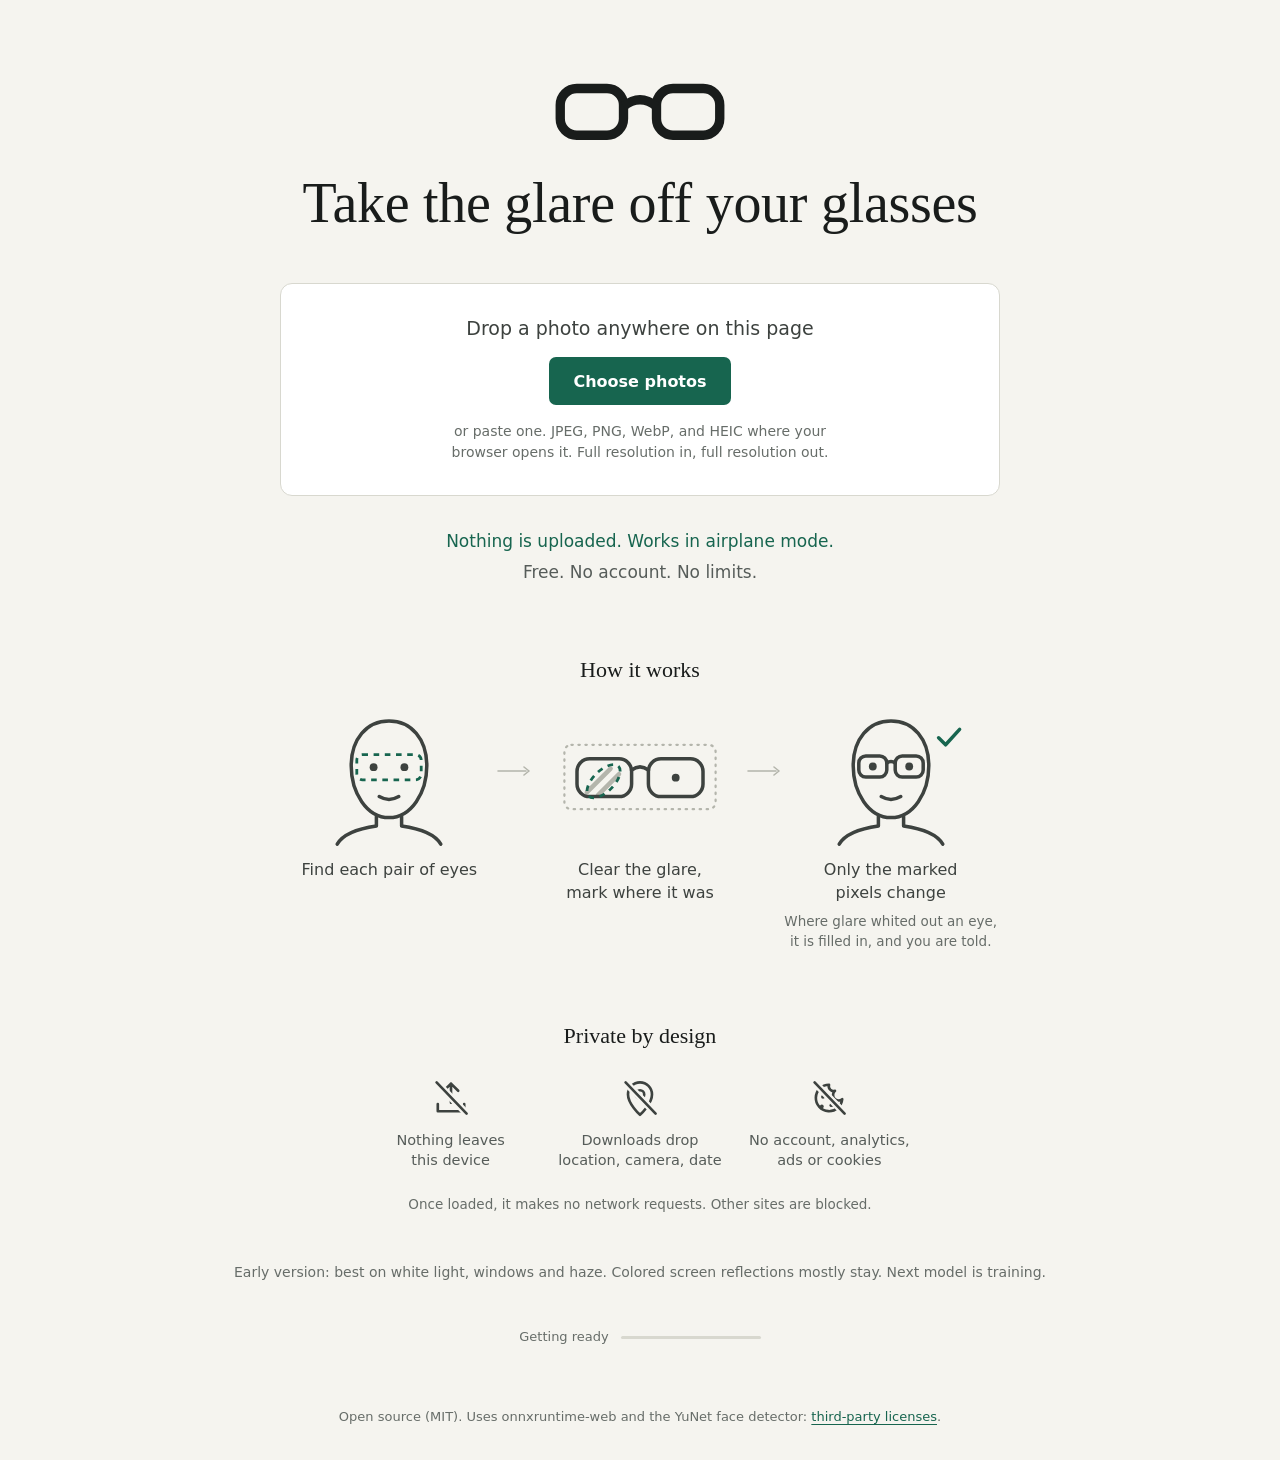
<file: app/index.html>
<!doctype html>
<html lang="en">
<head>
<meta charset="utf-8">
<meta name="viewport" content="width=device-width, initial-scale=1, viewport-fit=cover">
<meta name="color-scheme" content="light dark">
<!--
  Content-Security-Policy: deny by default, allow only this page's own origin.
  This is the technical guarantee behind "your photo never leaves this device": any code
  that tried to contact another origin would be blocked by the browser.
  - script-src 'self' 'wasm-unsafe-eval': our ES modules, the vendored onnxruntime-web
    modules, and compiling its WebAssembly.
  - worker-src 'self' blob:: the processing worker starts from a blob: bootstrap so this
    policy also governs it (js/pipeline/worker_client.js); onnxruntime's thread workers are 'self'.
  - connect-src 'self': fetch() of our own models and WASM. Nothing else, ever.
  - img-src 'self' blob: data:: our icons, and blob: URLs of the user's own photos.
  - manifest-src 'self': default-src 'none' would otherwise block the install manifest.
-->
<meta http-equiv="Content-Security-Policy" content="default-src 'none'; script-src 'self' 'wasm-unsafe-eval'; worker-src 'self' blob:; connect-src 'self'; img-src 'self' blob: data:; style-src 'self'; font-src 'self'; manifest-src 'self'; base-uri 'none'; form-action 'none'; object-src 'none'">
<meta name="referrer" content="no-referrer">
<title>Glare Off: remove glare from glasses in photos, privately</title>
<meta name="description" content="Remove reflections and glare from eyeglass lenses in your photos. Free and open source. Runs entirely in your browser; your photo is never uploaded.">
<meta name="theme-color" content="#f5f4ef" media="(prefers-color-scheme: light)">
<meta name="theme-color" content="#121514" media="(prefers-color-scheme: dark)">
<link rel="icon" href="icons/favicon.svg" type="image/svg+xml">
<link rel="icon" href="icons/favicon-32.png" type="image/png" sizes="32x32">
<link rel="apple-touch-icon" href="icons/apple-touch-icon.png">
<link rel="manifest" href="manifest.webmanifest">
<meta property="og:type" content="website">
<meta property="og:title" content="Glare Off">
<meta property="og:description" content="Remove glare from glasses in photos. Free, open source, and nothing is uploaded.">
<meta property="og:image" content="icons/preview.png">
<meta name="twitter:card" content="summary_large_image">
<link rel="stylesheet" href="styles/tokens.css">
<link rel="stylesheet" href="styles/page.css">
<link rel="stylesheet" href="styles/explainer.css">
<link rel="stylesheet" href="styles/results.css">
<script type="module" src="js/main.js"></script>
</head>
<body>
<a class="skip-link" href="#drop-zone-button">Skip to choosing a photo</a>

<main id="main">
  <!--
    The welcome column: glyph, headline, the drop card, promises, then the explainer drawings and the version note. The "chart-*"
    class names and the aria-hidden acuity labels are kept for the scripts and tests; CSS hides
    the labels. With photos in (data-state="has-photos") the column collapses to the header row
    and the results become the payload. See app/CLAUDE.md, "Design".
  -->
  <section class="chart" id="intake" data-state="empty" aria-labelledby="intake-heading">
    <div class="chart-header">
      <p class="chart-brand"><svg class="chart-brand-glyph" viewBox="0 0 64 28" aria-hidden="true"><use href="#glasses-glyph"></use></svg><span id="app-name">Glare Off</span></p>
      <button type="button" class="text-action" id="add-more-button" hidden>Add photos</button>
      <button type="button" class="text-action" id="download-all-button" hidden>Download all</button>
    </div>

    <div class="chart-rows">
      <div class="chart-row chart-row-1">
        <svg class="chart-glasses" viewBox="0 0 64 28" aria-hidden="true"><use href="#glasses-glyph"></use></svg>
        <span class="acuity" aria-hidden="true">20/200</span>
      </div>
      <div class="chart-row chart-row-2">
        <h1 class="chart-text" id="intake-heading">Take the glare off your glasses</h1>
        <span class="acuity" aria-hidden="true">20/100</span>
      </div>
      <div class="chart-row chart-row-3 drop-zone" id="drop-zone">
        <div class="chart-cell">
          <p class="chart-text">Drop a photo anywhere on this page</p>
          <button type="button" class="chart-button" id="drop-zone-button">Choose photos</button>
          <p class="sublabel">or paste one. JPEG, PNG, WebP, and HEIC where your browser opens it. Full resolution in, full resolution out.</p>
          <!-- Slot for "Try a sample photo" once licensed samples exist; see app/CLAUDE.md. -->
          <div class="sample-slot" id="sample-slot" hidden></div>
          <input type="file" id="file-input" accept="image/*,.heic,.heif" multiple hidden>
        </div>
        <span class="acuity" aria-hidden="true">20/70</span>
      </div>
      <div class="chart-row chart-row-4">
        <p class="chart-text" id="privacy-proof">Nothing is uploaded. Works in airplane mode.</p>
        <span class="acuity" aria-hidden="true">20/50</span>
      </div>
      <div class="chart-row chart-row-5">
        <p class="chart-text">Free. No account. No limits.</p>
        <span class="acuity" aria-hidden="true">20/40</span>
      </div>
      <!--
        The explainer: a three-step drawing of the pipeline, then the privacy icons. Drawings are
        inline SVG in the glasses glyph's stroke language; green marks only what the tool marks.
      -->
      <div class="explainer">
        <section class="how" aria-labelledby="facts-how">
          <h2 class="explainer-heading" id="facts-how">How it works</h2>
          <ol class="steps">
            <li class="step">
              <svg class="step-drawing" viewBox="0 0 120 100" role="img" aria-labelledby="step-find-title"><title id="step-find-title">Find each pair of eyes</title><g fill="none" stroke="currentColor" stroke-width="2.5" stroke-linecap="round" stroke-linejoin="round"><path d="M60 10c-16 0-27 13-27 32s11 37 27 37 27-18 27-37-11-32-27-32z"/><path d="M53 64q7 4 14 0"/><path d="M51 78v7M69 78v7M51 85c-14 2-24 6-28 13M69 85c14 2 24 6 28 13"/></g><g fill="currentColor"><circle cx="49" cy="43" r="2.8"/><circle cx="71" cy="43" r="2.8"/></g><rect class="mark" x="37" y="34" width="46" height="18" rx="4" fill="none" stroke-width="2"/></svg>
              <p class="step-caption">Find each pair of eyes</p>
            </li>
            <li class="step">
              <svg class="step-arrow" viewBox="0 0 40 12" aria-hidden="true"><path d="M3 6h28M29 2l5 4-5 4" fill="none" stroke="currentColor" stroke-width="1.6" stroke-linecap="round" stroke-linejoin="round"/></svg>
              <svg class="step-drawing" viewBox="0 0 120 100" role="img" aria-labelledby="step-clean-title"><title id="step-clean-title">Clear the glare, mark where it was</title><rect class="faint" x="6" y="27" width="108" height="46" rx="5" fill="none" stroke-width="1.6" stroke-dasharray="1 4" stroke-linecap="round"/><path class="faint" d="M22 61l17-17M30 63l15-15" fill="none" stroke-width="3.2" stroke-linecap="round"/><g fill="none" stroke="currentColor" stroke-width="2.5" stroke-linecap="round" stroke-linejoin="round"><rect x="15" y="37" width="39" height="27" rx="9"/><rect x="66" y="37" width="39" height="27" rx="9"/><path d="M54 45c4-3 8-3 12 0"/></g><circle cx="85.5" cy="50.5" r="2.8" fill="currentColor"/><ellipse class="mark" cx="34" cy="53" rx="15" ry="7.5" transform="rotate(-45 34 53)" fill="none" stroke-width="2"/></svg>
              <p class="step-caption">Clear the glare, mark where it was</p>
            </li>
            <li class="step">
              <svg class="step-arrow" viewBox="0 0 40 12" aria-hidden="true"><path d="M3 6h28M29 2l5 4-5 4" fill="none" stroke="currentColor" stroke-width="1.6" stroke-linecap="round" stroke-linejoin="round"/></svg>
              <svg class="step-drawing" viewBox="0 0 120 100" role="img" aria-labelledby="step-blend-title"><title id="step-blend-title">Only the marked pixels change</title><g fill="none" stroke="currentColor" stroke-width="2.5" stroke-linecap="round" stroke-linejoin="round"><path d="M60 10c-16 0-27 13-27 32s11 37 27 37 27-18 27-37-11-32-27-32z"/><path d="M53 64q7 4 14 0"/><path d="M51 78v7M69 78v7M51 85c-14 2-24 6-28 13M69 85c14 2 24 6 28 13"/><rect x="37" y="35" width="20" height="15" rx="5"/><rect x="63" y="35" width="20" height="15" rx="5"/><path d="M57 40c2-1.5 4-1.5 6 0"/></g><g fill="currentColor"><circle cx="47" cy="42.5" r="2.8"/><circle cx="73" cy="42.5" r="2.8"/></g><path class="mark" d="M94 22l5 5 10-11" fill="none" stroke-width="2.5" stroke-linecap="round" stroke-linejoin="round"/></svg>
              <p class="step-caption">Only the marked pixels change</p>
              <p class="step-footnote">Where glare whited out an eye, it is filled in, and you are told.</p>
            </li>
          </ol>
        </section>
        <section class="private" aria-labelledby="facts-private">
          <h2 class="explainer-heading" id="facts-private">Private by design</h2>
          <ul class="promises">
            <li class="promise">
              <svg class="promise-icon" viewBox="0 0 40 40" role="img" aria-labelledby="promise-device-title"><title id="promise-device-title">Nothing leaves this device</title><g fill="none" stroke="currentColor" stroke-width="2.2" stroke-linecap="round" stroke-linejoin="round"><path d="M9 25v6h22v-6M20 24V8M14 14l6-6 6 6"/><path class="slash-gap" d="M8 7l25 26"/><path d="M8 7l25 26"/></g></svg>
              <span class="promise-caption">Nothing leaves this device</span>
            </li>
            <li class="promise">
              <svg class="promise-icon" viewBox="0 0 40 40" role="img" aria-labelledby="promise-metadata-title"><title id="promise-metadata-title">Downloads drop location, camera and date</title><g fill="none" stroke="currentColor" stroke-width="2.2" stroke-linecap="round" stroke-linejoin="round"><path d="M20 34s-10-9-10-17a10 10 0 0 1 20 0c0 8-10 17-10 17z"/><circle cx="20" cy="17" r="3.5"/><path class="slash-gap" d="M8 7l25 26"/><path d="M8 7l25 26"/></g></svg>
              <span class="promise-caption">Downloads drop location, camera, date</span>
            </li>
            <li class="promise">
              <svg class="promise-icon" viewBox="0 0 40 40" role="img" aria-labelledby="promise-tracking-title"><title id="promise-tracking-title">No account, analytics, ads or cookies</title><g fill="none" stroke="currentColor" stroke-width="2.2" stroke-linecap="round" stroke-linejoin="round"><path d="M31 21a11 11 0 1 1-11-12 4 4 0 0 0 5 5 4 4 0 0 0 6 7z"/></g><g fill="currentColor"><circle cx="15" cy="19" r="1.6"/><circle cx="22" cy="26" r="1.6"/><circle cx="14" cy="27" r="1.6"/></g><g fill="none" stroke="currentColor" stroke-width="2.2" stroke-linecap="round"><path class="slash-gap" d="M8 7l25 26"/><path d="M8 7l25 26"/></g></svg>
              <span class="promise-caption">No account, analytics, ads or cookies</span>
            </li>
          </ul>
          <p class="promise-small-print">Once loaded, it makes no network requests. Other sites are blocked.</p>
        </section>
      </div>
      <div class="chart-row chart-row-5 wip-row" id="wip-row" role="status">
        <p class="chart-text">Early version: best on white light, windows and haze. Colored screen reflections mostly stay. Next model is training.</p>
        <span class="acuity" aria-hidden="true">v0.1</span>
      </div>
    </div>

    <div class="engine-status" id="engine-status" role="status" aria-live="polite" data-tone="loading">
      <span class="engine-status-text" id="engine-status-text">Getting ready</span>
      <span class="engine-status-bar" aria-hidden="true"><span class="engine-status-fill" id="engine-status-fill"></span></span>
      <button type="button" class="text-action" id="engine-retry-button" hidden>Try again</button>
    </div>
  </section>

  <section class="results" id="results" aria-labelledby="results-heading" hidden>
    <h2 class="visually-hidden" id="results-heading">Your photos</h2>
    <ol class="result-list" id="result-list"></ol>
  </section>
</main>

<footer class="site-footer">
  <p>Open source (MIT). Uses onnxruntime-web and the YuNet face detector: <a href="THIRD_PARTY.md">third-party licenses</a>.</p>
</footer>

<div class="drag-overlay" id="drag-overlay" hidden><p>Let go to take the glare off</p></div>

<svg width="0" height="0" class="svg-defs" aria-hidden="true">
  <!-- The glasses glyph: stroke weight is a fifth of the lens height. -->
  <symbol id="glasses-glyph" viewBox="0 0 64 28"><g fill="none" stroke="currentColor" stroke-width="3.4" stroke-linejoin="round"><rect x="3" y="6" width="23" height="17" rx="6"></rect><rect x="38" y="6" width="23" height="17" rx="6"></rect><path d="M26 12.5c4-3.2 8-3.2 12 0"></path></g></symbol>
</svg>

<template id="result-template">
  <li class="result" data-state="queued">
    <div class="result-head">
      <h3 class="result-name"></h3>
      <p class="result-meta"></p>
      <button type="button" class="chart-button result-download" disabled>Download</button>
    </div>
    <div class="compare" data-ready="false">
      <canvas class="compare-before" aria-hidden="true"></canvas>
      <canvas class="compare-after" aria-hidden="true"></canvas>
      <span class="compare-label compare-label-before" aria-hidden="true">Before</span>
      <span class="compare-label compare-label-after" aria-hidden="true">After</span>
      <span class="compare-divider" aria-hidden="true"><span class="compare-handle"></span></span>
      <input class="compare-range" type="range" min="0" max="100" step="0.5" value="50" aria-label="Before and after: drag to compare">
      <p class="compare-working"><span class="compare-working-text">Waiting</span></p>
    </div>
    <!-- One tile per face: its eye crop and its state; a press switches glare removal for that face. -->
    <div class="face-picker" role="group" aria-label="Faces in this photo" hidden>
      <ul class="face-tiles"></ul>
    </div>
    <p class="result-message" hidden></p>
    <div class="face-notes"></div>
    <div class="result-controls" hidden>
      <fieldset class="view-picker">
        <legend>Show</legend>
        <div class="view-options"></div>
      </fieldset>
      <label class="strength">
        <span class="strength-label">Strength <output class="strength-value">100%</output></span>
        <input class="strength-range" type="range" min="0" max="100" step="1" value="100">
      </label>
    </div>
  </li>
</template>
</body>
</html>
</file>
<file: app/styles/tokens.css>
/*
  Design tokens: the only place a color value appears. The look follows the README banner
  (app/CLAUDE.md, "Design"): warm paper, white surfaces, soft charcoal text, one quiet green.

  - Contrast on --paper (light): headline 15.6:1, body 9.3:1, secondary 6.2:1, muted 4.8:1,
    accent text 6.3:1, white on the accent button 7.0:1, before label on white 6.3:1.
  - Dark mode is designed separately (warm charcoal, never pure black); the accent button
    carries dark text there because white on the light green would fail.
*/

:root {
  color-scheme: light dark;
  --paper: #f5f4ef;
  --surface: #ffffff;
  --ink-strong: #191c1b; /* the headline and the brand only */
  --ink: #3d423f; /* body text, control labels, tile frames */
  --ink-soft: #565c59; /* secondary text */
  --ink-muted: #676d69; /* quietest text: status, meta, footer (4.8:1 on paper) */
  --rule: #d8d8cf; /* hairlines */
  --matte: #e2e1d9; /* behind letterboxed photos */
  --diagram-faint: #b4b5ac; /* glare streaks, the crop strip and arrows in the explainer drawings */
  --accent: #17654f;
  --accent-soft: #d9ebe3;
  --on-accent: #ffffff;
  --label-before: #9c4535; /* soft brick, text only */
  --label-after: var(--accent);
  --label-backing: rgb(255 255 255 / 0.9);
  --handle: #ffffff;
  --handle-ring: #3d423f;
  --tile-frame: #3d423f; /* thin charcoal around each face crop */

  --font-serif: ui-serif, "New York", "Iowan Old Style", Charter, Georgia, serif;
  --font-plain: -apple-system, BlinkMacSystemFont, system-ui, "Segoe UI", Roboto, "Helvetica Neue", sans-serif;

  --radius-control: 7px;
  --radius-surface: 12px;

  --s1: 4px;
  --s2: 8px;
  --s3: 12px;
  --s4: 16px;
  --s5: 24px;
  --s6: 32px;
  --s7: 48px;
  --s8: 72px;

  --page-width: 720px;
  --sheet-width: 1240px;
}

@media (prefers-color-scheme: dark) {
  :root {
    --paper: #121514;
    --surface: #1b1f1d;
    --ink-strong: #f2f4f2;
    --ink: #e9ece9;
    --ink-soft: #b3b9b5;
    --ink-muted: #979e9a; /* 6.1:1 on the surface */
    --rule: #2f3532;
    --matte: #252a28;
    --diagram-faint: #59615d;
    --accent: #6cc9a9;
    --accent-soft: #1f3a31;
    --on-accent: #121514;
    --label-before: #e39a8a;
    --label-backing: rgb(27 31 29 / 0.88);
    --handle: #f2f4f2;
    --handle-ring: #121514;
    --tile-frame: #8f9692;
  }
}
</file>
<file: app/styles/page.css>
/*
  Page chrome: the welcome column (empty state), its collapsed header row (photos in), the
  engine status line, the footer and the drop overlay.

  - The class names still say "chart" (the DOM and the e2e depend on them); the look is the
    README banner: warm paper, a serif headline, system sans for everything else, sentence case.
  - Reading order: glasses glyph, headline, the drop card (the one white surface and the one
    green button), two promise lines, the explainer drawings (styles/explainer.css), the version note.
  - The acuity labels stay in the DOM (aria-hidden) but are not shown: they belonged to the chart.
*/

*,
*::before,
*::after {
  box-sizing: border-box;
}

[hidden] {
  display: none !important;
}

html {
  -webkit-text-size-adjust: 100%;
}

body {
  margin: 0;
  background: var(--paper);
  color: var(--ink);
  font-family: var(--font-plain);
  font-size: 1rem;
  line-height: 1.55;
}

a {
  color: var(--accent);
  text-underline-offset: 3px;
}

:focus-visible {
  outline: 2px solid var(--accent);
  outline-offset: 3px;
}

.visually-hidden {
  position: absolute;
  width: 1px;
  height: 1px;
  overflow: hidden;
  clip-path: inset(50%);
  white-space: nowrap;
}

.skip-link {
  position: absolute;
  left: var(--s4);
  top: -64px;
  padding: var(--s2) var(--s3);
  border-radius: var(--radius-control);
  background: var(--accent);
  color: var(--on-accent);
  z-index: 10;
}

.skip-link:focus {
  top: var(--s3);
}

.svg-defs {
  position: absolute;
}

/* ---------- The welcome column ---------- */

.chart {
  width: min(100% - 2 * var(--s5), var(--page-width));
  margin-inline: auto;
  padding-top: clamp(var(--s6), 8vh, 88px);
}

.chart-facts {
  margin: 0;
  padding: 0;
  list-style: none;
}

.chart-row {
  display: block;
  text-align: center;
}

.chart-text {
  margin: 0;
  text-wrap: balance;
}

.acuity {
  display: none;
}

/* The glasses glyph: first thing on the page, drawn in the headline's ink. */
.chart-glasses {
  display: block;
  width: min(176px, 38vw);
  height: auto;
  margin: 0 auto;
  color: var(--ink-strong);
}

.chart-row-2 {
  margin-top: var(--s5);
}

.chart-row-2 .chart-text {
  color: var(--ink-strong);
  font-family: var(--font-serif);
  font-size: clamp(34px, 6.2vw, 56px);
  font-weight: 400;
  line-height: 1.1;
  letter-spacing: -0.005em;
}

/* Row 3, the drop card: the one white surface on the page, so the eye lands here. */
.chart-row-3 {
  margin-top: var(--s7);
  padding: var(--s6) var(--s5);
  border: 1px solid var(--rule);
  border-radius: var(--radius-surface);
  background: var(--surface);
  cursor: pointer;
  transition: border-color 160ms ease-out, background-color 160ms ease-out;
}

.chart-row-3:hover,
.chart-row-3[data-drag="over"] {
  border-color: var(--accent);
}

.chart-cell {
  display: grid;
  justify-items: center;
  gap: var(--s4);
}

.chart-row-3 .chart-text {
  color: var(--ink);
  font-size: 19px;
  line-height: 1.35;
}

/* The two promise lines and the version note: quiet sentences under the card. */
.chart-row-4 {
  margin-top: var(--s6);
}

.chart-row-4 .chart-text {
  color: var(--accent);
  font-size: 17px;
}

.chart-row-5 {
  margin-top: var(--s1);
}

.chart-row-5 .chart-text {
  color: var(--ink-soft);
  font-size: 17px;
}

.wip-row {
  margin-top: var(--s4);
}

.wip-row .chart-text {
  max-width: none;
  margin-inline: auto;
  color: var(--ink-muted);
  font-size: 14px;
  line-height: 1.5;
}

/* Wide screens: the note may run past the column so it stays one line. */
@media (min-width: 960px) {
  .wip-row {
    margin-inline: -80px;
  }
}

/* The solid control: Choose photos and Download. */
.chart-button {
  display: inline-flex;
  align-items: center;
  justify-content: center;
  min-height: 48px;
  padding: 0 var(--s5);
  background: var(--accent);
  border: 0;
  border-radius: var(--radius-control);
  color: var(--on-accent);
  font-family: var(--font-plain);
  font-size: 16px;
  font-weight: 600;
  cursor: pointer;
  transition: filter 160ms ease-out;
}

.chart-button:hover {
  filter: brightness(1.12);
}

.chart-button:disabled {
  background: var(--paper);
  box-shadow: inset 0 0 0 1px var(--rule);
  color: var(--ink-muted);
  filter: none;
  cursor: default;
}

/* Text-only actions (Add photos, Download all, Try again): an accent text link. */
.text-action {
  min-height: 44px;
  padding: 0 var(--s1);
  background: none;
  border: 0;
  color: var(--accent);
  font-family: var(--font-plain);
  font-size: 15px;
  font-weight: 500;
  text-decoration: underline;
  text-decoration-thickness: 1px;
  text-underline-offset: 4px;
  cursor: pointer;
}

.text-action:hover {
  text-decoration-thickness: 2px;
}

.text-action:disabled {
  color: var(--ink-muted);
  cursor: default;
}

.sublabel {
  max-width: 44ch;
  margin: 0;
  color: var(--ink-muted);
  font-size: 14px;
  line-height: 1.5;
  text-align: center;
}

/* ---------- Collapsed: photos are in, the column becomes one header row ---------- */

.chart-header {
  display: none;
}

.chart[data-state="has-photos"] {
  width: min(100% - 2 * var(--s4), var(--sheet-width));
  padding-top: var(--s4);
}

.chart[data-state="has-photos"] .chart-rows {
  display: none;
}

.chart[data-state="has-photos"] .chart-header {
  display: flex;
  flex-wrap: wrap;
  align-items: center;
  gap: var(--s2) var(--s5);
}

.chart-brand {
  display: flex;
  align-items: center;
  gap: var(--s3);
  margin: 0 auto 0 0;
  color: var(--ink-strong);
  font-family: var(--font-serif);
  font-size: 26px;
  line-height: 1.2;
}

.chart-brand-glyph {
  width: 46px;
  height: auto;
}

/* ---------- Engine status: the quiet line at the bottom ---------- */

.engine-status {
  display: flex;
  flex-wrap: wrap;
  align-items: center;
  justify-content: center;
  gap: var(--s1) var(--s3);
  min-height: 44px;
  margin-top: var(--s6);
  color: var(--ink-muted);
  font-size: 13px;
  font-variant-numeric: tabular-nums;
  text-align: center;
}

.engine-status-bar {
  position: relative;
  flex: 0 1 140px;
  height: 3px;
  overflow: hidden;
  border-radius: 2px;
  background: var(--rule);
}

.engine-status-fill {
  position: absolute;
  inset: 0 auto 0 0;
  width: 0%;
  background: var(--accent);
}

.engine-status[data-tone="ready"] .engine-status-bar,
.engine-status[data-tone="error"] .engine-status-bar {
  display: none;
}

.engine-status[data-tone="error"] {
  color: var(--ink);
}

.chart[data-state="has-photos"] .engine-status {
  justify-content: flex-start;
  margin-top: 0;
}

/* With photos in, the status only speaks up while loading or on error. */
.chart[data-state="has-photos"] .engine-status[data-tone="ready"] {
  display: none;
}

/* ---------- Footer and drop overlay ---------- */

.site-footer {
  width: min(100% - 2 * var(--s5), var(--page-width));
  margin: var(--s7) auto 0;
  padding-bottom: var(--s6);
  color: var(--ink-muted);
  font-size: 13px;
  text-align: center;
}

.site-footer p {
  margin: 0;
}

.drag-overlay {
  position: fixed;
  inset: 0;
  z-index: 20;
  display: grid;
  place-items: center;
  padding: var(--s5);
  background: var(--paper);
  pointer-events: none;
}

.drag-overlay p {
  margin: 0;
  color: var(--ink-strong);
  font-family: var(--font-serif);
  font-size: clamp(28px, 5vw, 48px);
  text-align: center;
}

/* Narrow: brand on its own line, the two text actions together on the line below. */
@media (max-width: 639px) {
  .chart[data-state="has-photos"] .chart-header {
    gap: 0 var(--s5);
  }

  .chart-brand {
    flex-basis: 100%;
    min-height: 44px;
    font-size: 22px;
  }

  .chart-brand-glyph {
    width: 38px;
  }

  .chart-row-3 {
    margin-top: var(--s6);
    padding: var(--s5) var(--s4);
  }

  .chart-row-3 .chart-text {
    font-size: 18px;
  }
}

@media (prefers-reduced-motion: reduce) {
  *,
  *::before,
  *::after {
    transition-duration: 0.01ms !important;
    animation-duration: 0.01ms !important;
  }
}
</file>
<file: app/styles/explainer.css>
/*
  The explainer under the drop card: "How it works" as three drawings (find, clean, blend) and
  "Private by design" as a row of icons. Pictures first, a one-line caption under each.

  - Drawings share the glasses glyph's language: stroke-only, rounded caps, charcoal ink
    (currentColor), with --diagram-faint for glare streaks, the crop strip and the arrows.
  - Green (.mark) is spent only on what the tool marks: the eye box, the glare outline, the check.
  - Desktop: one horizontal flow with dotted arrows. Phone: the steps stack, drawing left and
    caption right, arrows turned downward.
*/

.explainer {
  margin-top: var(--s8);
}

.explainer-heading {
  margin: 0 0 var(--s5);
  color: var(--ink-strong);
  font-family: var(--font-serif);
  font-size: 22px;
  font-weight: 400;
  line-height: 1.2;
  text-align: center;
}

/* ---------- How it works: the three steps ---------- */

.steps {
  display: grid;
  grid-template-columns: repeat(3, 1fr);
  gap: var(--s6);
  margin: 0;
  padding: 0;
  list-style: none;
}

.step {
  position: relative;
  text-align: center;
}

.step-drawing {
  display: block;
  width: 100%;
  max-width: 168px;
  height: auto;
  margin: 0 auto;
  color: var(--ink);
}

.step-drawing .mark {
  stroke: var(--accent);
}

.step-drawing rect.mark,
.step-drawing ellipse.mark {
  stroke-dasharray: 4 4;
}

.step-drawing .faint {
  stroke: var(--diagram-faint);
}

/* The arrow into each step after the first, centered in the gap at the drawing's mid-height. */
.step-arrow {
  position: absolute;
  top: 58px;
  left: calc(-1 * var(--s6) / 2 - 20px);
  width: 40px;
  height: 12px;
  color: var(--diagram-faint);
}

.step-caption {
  margin: var(--s3) 0 0;
  color: var(--ink);
  font-size: 16px;
  line-height: 1.4;
  text-wrap: balance;
}

.step-footnote {
  margin: var(--s2) 0 0;
  color: var(--ink-muted);
  font-size: 13.5px;
  line-height: 1.45;
  text-wrap: balance;
}

/* ---------- Private by design: icons with short captions ---------- */

.private {
  margin-top: var(--s8);
}

.promises {
  display: grid;
  grid-template-columns: repeat(3, 1fr);
  gap: var(--s5);
  max-width: 34rem;
  margin: 0 auto;
  padding: 0;
  list-style: none;
}

.promise {
  display: grid;
  justify-items: center;
  align-content: start;
  gap: var(--s2);
  text-align: center;
}

.promise-icon {
  width: 48px;
  height: 48px;
  color: var(--ink);
}

/* A paper-colored stroke under each slash so it reads as cutting through the icon. */
.promise-icon .slash-gap {
  stroke: var(--paper);
  stroke-width: 6;
}

.promise-caption {
  color: var(--ink-soft);
  font-size: 14.5px;
  line-height: 1.4;
  text-wrap: balance;
}

.promise-small-print {
  margin: var(--s5) 0 0;
  color: var(--ink-muted);
  font-size: 13.5px;
  line-height: 1.5;
  text-align: center;
  text-wrap: balance;
}

/* The version note now closes the column, after the explainer. */
.explainer + .wip-row {
  margin-top: var(--s7);
}

/* ---------- Phone: steps stack, drawing left, caption right ---------- */

@media (max-width: 639px) {
  .explainer {
    margin-top: var(--s7);
  }

  .steps {
    grid-template-columns: 1fr;
    gap: var(--s5);
  }

  .step {
    display: grid;
    grid-template-columns: 120px 1fr;
    column-gap: var(--s4);
    align-items: center;
    text-align: left;
  }

  .step-drawing {
    grid-column: 1;
    grid-row: 1 / span 2;
  }

  .step-caption {
    grid-column: 2;
    margin: 0;
    align-self: end;
  }

  .step-footnote {
    grid-column: 2;
    align-self: start;
  }

  .step:not(:has(.step-footnote)) .step-caption {
    grid-row: 1 / span 2;
    align-self: center;
  }

  /* Arrows turn downward and sit above the drawing column, in the gap between steps. */
  .step-arrow {
    top: calc(-1 * var(--s5) / 2 - 6px);
    left: 40px;
    transform: rotate(90deg);
  }

  .private {
    margin-top: var(--s7);
  }

  .promises {
    gap: var(--s3);
  }

  .promise-caption {
    font-size: 13.5px;
  }
}
</file>
<file: app/styles/results.css>
/*
  Results: a sheet of white cards on the warm paper. One photo per card (two-up when the sheet
  is wide enough), the photo inside a hairline rule over a matte that shows behind letterboxed
  photos, its controls below in plain sentence-case sans.

  - Before/After are small text labels (soft brick, accent green) on a near-white backing;
    the divider is a white line, the handle a white lens-shaped bar with a thin charcoal ring.
  - The accent marks only what the visitor changed or can act on: buttons, links, a face
    they forced on. Most tiles stay charcoal.
*/

.results {
  width: min(100% - 2 * var(--s4), var(--sheet-width));
  margin: var(--s5) auto 0;
}

.result-list {
  display: grid;
  grid-template-columns: repeat(auto-fit, minmax(min(100%, 520px), 1fr));
  gap: var(--s5);
  align-items: start;
  margin: 0;
  padding: 0;
  list-style: none;
}

.result {
  padding: var(--s5);
  border: 1px solid var(--rule);
  border-radius: var(--radius-surface);
  background: var(--surface);
}

.result-head {
  display: grid;
  grid-template-columns: minmax(0, 1fr) auto;
  grid-template-areas:
    "name download"
    "meta download";
  align-items: center;
  column-gap: var(--s4);
  margin-bottom: var(--s4);
}

.result-name {
  grid-area: name;
  margin: 0;
  overflow: hidden;
  color: var(--ink);
  font-size: 16px;
  font-weight: 600;
  line-height: 1.35;
  text-overflow: ellipsis;
  white-space: nowrap;
}

.result-meta {
  grid-area: meta;
  margin: 0;
  color: var(--ink-muted);
  font-size: 13px;
  font-variant-numeric: tabular-nums;
}

.result-download {
  grid-area: download;
  min-height: 44px;
  font-size: 15px;
}

/* ---------- Compare view: Before is the full canvas; After sits on top, clipped right of the divider ---------- */

.compare {
  --split: 50%;
  --compare-max-height: 74vh;
  position: relative;
  overflow: hidden;
  /* Drawn outside the box, so the photo keeps its exact aspect inside the rule. */
  outline: 1px solid var(--rule);
  border-radius: 2px;
  background: var(--matte);
  aspect-ratio: var(--photo-aspect, 4 / 3);
  width: min(100%, calc(var(--compare-max-height) * var(--photo-aspect-number, 1.333)));
  touch-action: pan-y;
}

.compare canvas {
  position: absolute;
  inset: 0;
  width: 100%;
  height: 100%;
}

.compare-after {
  clip-path: inset(0 0 0 var(--split));
}

.compare[data-ready="false"] .compare-after,
.compare[data-ready="false"] .compare-divider,
.compare[data-ready="false"] .compare-label,
.compare[data-ready="false"] .compare-range {
  display: none;
}

/* The page's one motion moment: the cleaned side fades in once the result lands. */
.compare[data-ready="true"] .compare-after,
.compare[data-ready="true"] .compare-label,
.compare[data-ready="true"] .compare-divider {
  animation: result-fade-in 320ms ease-out both;
}

@keyframes result-fade-in {
  from {
    opacity: 0;
  }
  to {
    opacity: 1;
  }
}

.compare-label {
  position: absolute;
  top: var(--s2);
  padding: 2px 8px;
  border-radius: 4px;
  background: var(--label-backing);
  font-size: 12px;
  font-weight: 600;
  line-height: 1.4;
  pointer-events: none;
}

.compare-label-before {
  left: var(--s2);
  color: var(--label-before);
}

.compare-label-after {
  right: var(--s2);
  color: var(--label-after);
}

/* The divider: a white line with a faint charcoal edge, readable on any photo. */
.compare-divider {
  position: absolute;
  top: 0;
  bottom: 0;
  left: var(--split);
  width: 2px;
  margin-left: -1px;
  background: var(--handle);
  box-shadow: 0 0 0 0.5px rgb(25 28 27 / 0.35);
  pointer-events: none;
}

/* The handle: a white lens-shaped bar with a thin charcoal ring. */
.compare-handle {
  position: absolute;
  top: 50%;
  left: 50%;
  width: 14px;
  height: 48px;
  margin: -24px 0 0 -7px;
  border: 1.5px solid var(--handle-ring);
  border-radius: 7px;
  background: var(--handle);
}

.compare-range {
  position: absolute;
  inset: 0;
  width: 100%;
  height: 100%;
  margin: 0;
  opacity: 0;
  cursor: ew-resize;
}

.compare:has(.compare-range:focus-visible) .compare-handle {
  outline: 2px solid var(--accent);
  outline-offset: 2px;
}

.compare-working {
  position: absolute;
  inset: auto 0 var(--s3) 0;
  display: flex;
  justify-content: center;
  margin: 0;
  pointer-events: none;
}

.compare-working-text {
  padding: 5px 12px;
  border-radius: var(--radius-control);
  background: var(--surface);
  color: var(--ink-soft);
  font-size: 14px;
}

.compare[data-ready="true"] .compare-working {
  display: none;
}

/* ---------- Status messages and controls: plain sentence-case sans ---------- */

.result-message,
.face-note {
  margin: var(--s4) 0 0;
  color: var(--ink-soft);
  font-size: 14.5px;
  line-height: 1.55;
}

.result-controls {
  display: grid;
  gap: var(--s1);
  margin-top: var(--s3);
  color: var(--ink);
  font-size: 15px;
}

.view-picker {
  display: flex;
  flex-wrap: wrap;
  align-items: center;
  gap: 0 var(--s5);
  margin: 0;
  padding: 0;
  border: 0;
}

.view-picker legend {
  float: left;
  margin-right: var(--s5);
  padding: 0;
  color: var(--ink-muted);
}

.view-options {
  display: flex;
  flex-wrap: wrap;
  gap: 0 var(--s5);
}

.view-option {
  display: inline-flex;
  align-items: center;
  gap: var(--s2);
  min-height: 44px;
  cursor: pointer;
}

.view-option input {
  width: 18px;
  height: 18px;
  margin: 0;
  accent-color: var(--accent);
}

.strength {
  display: flex;
  flex-wrap: wrap;
  align-items: center;
  gap: 0 var(--s4);
  min-height: 44px;
}

.strength-label {
  display: inline-flex;
  gap: var(--s2);
  min-width: 10ch;
  color: var(--ink-muted);
}

.strength-value {
  color: var(--ink);
  font-variant-numeric: tabular-nums;
}

input[type="range"].strength-range {
  flex: 1 1 200px;
  max-width: 360px;
  min-height: 44px;
  margin: 0;
  accent-color: var(--accent);
}

/* ---------- Face picker: one tile per face, its eye crop in a thin charcoal frame over a label ---------- */

.face-picker {
  margin-top: var(--s4);
}

.face-tiles {
  display: flex;
  flex-wrap: wrap;
  gap: var(--s4) var(--s5);
  margin: 0;
  padding: 0;
  list-style: none;
}

.face-tile {
  display: flex;
  flex-direction: column;
  gap: 2px;
  width: calc(var(--face-crop-width) + 2px);
  min-height: 44px;
  padding: 1px 1px 4px;
  background: none;
  border: 0;
  border-radius: 3px;
  color: var(--ink);
  font-family: var(--font-plain);
  font-size: 13px;
  line-height: 1.35;
  text-align: left;
  cursor: pointer;
  --face-crop-width: 112px;
}

.face-tile-frame {
  display: block;
  border-radius: 3px;
  margin-bottom: 4px;
  outline: 1px solid var(--tile-frame);
  overflow: hidden;
}

.face-tile-crop {
  display: block;
  width: var(--face-crop-width);
  height: calc(var(--face-crop-width) / 2);
}

.face-tile-name {
  color: var(--ink-muted);
}

.face-tile:hover .face-tile-label {
  text-decoration: underline;
  text-underline-offset: 3px;
}

/* Switched off: the face stays as it was, so its crop and label step back; the frame stays. */
.face-tile[data-switched-on="false"] .face-tile-crop {
  opacity: 0.4;
}

.face-tile[data-switched-on="false"] .face-tile-label {
  color: var(--ink-muted);
}

/* Forced on: the one tile state the visitor chose, marked in the accent. */
.face-tile[data-state="user-on"] .face-tile-frame {
  outline: 2px solid var(--accent);
}

.face-tile[data-state="user-on"] .face-tile-label {
  color: var(--accent);
  font-weight: 600;
}

.face-tile:disabled {
  cursor: progress;
}

.face-notes:empty {
  display: none;
}

.face-note {
  margin: var(--s3) 0 0;
}

@media (max-width: 479px) {
  .result {
    padding: var(--s4);
  }

  .result-head {
    grid-template-areas:
      "name name"
      "meta download";
    row-gap: var(--s2);
  }

  .compare {
    --compare-max-height: 66vh;
  }
}
</file>
